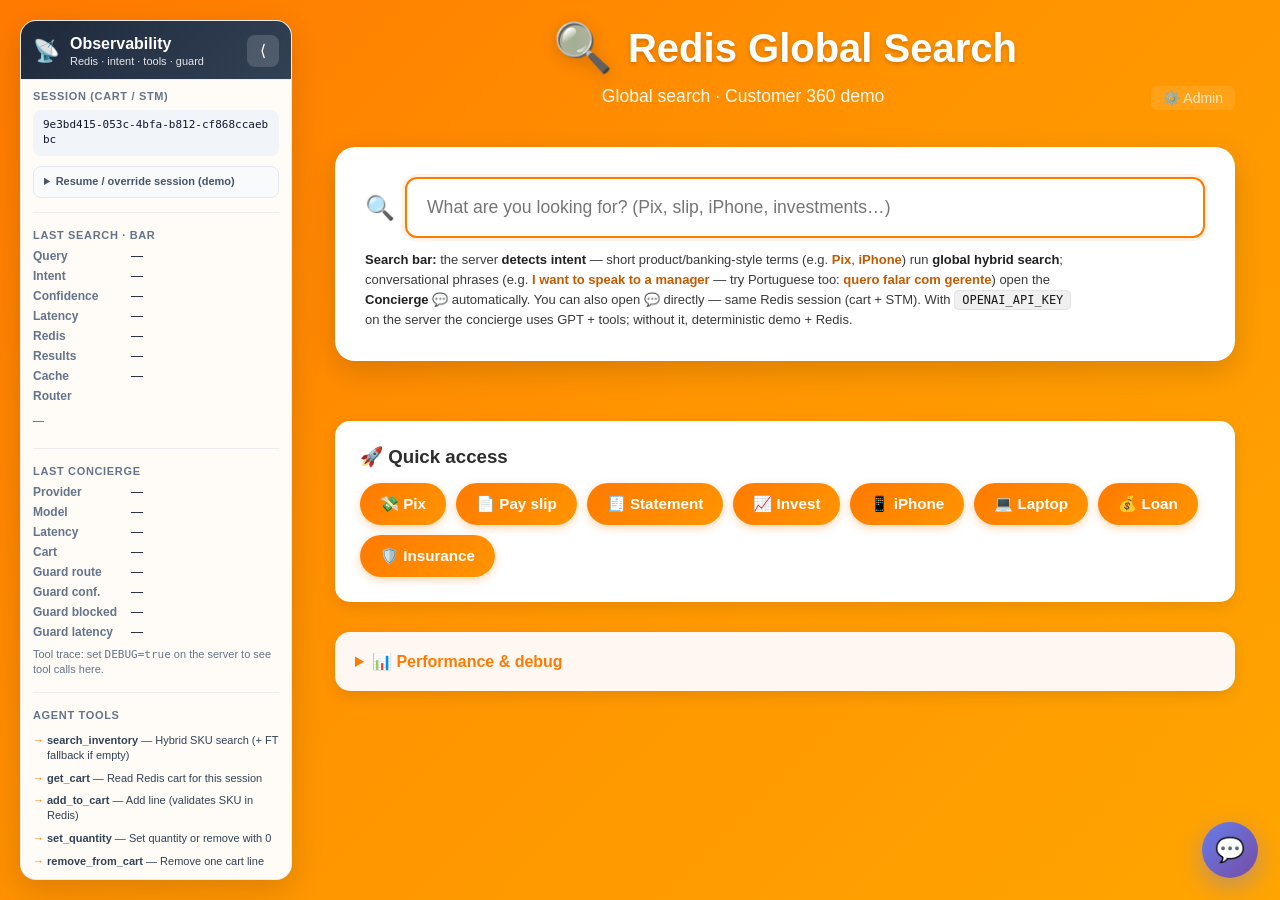
<file: static/index.html>
<!DOCTYPE html>
<html lang="en">
<head>
    <meta charset="UTF-8">
    <meta name="viewport" content="width=device-width, initial-scale=1.0">
    <title>Redis Global Search — Taskbar Demo</title>
    <link rel="stylesheet" href="/static/styles.css">
</head>
<body>
    <div class="page-with-sidebar">
    <aside class="demo-sidebar" id="demoSidebar" aria-label="Demo observability">
        <div class="demo-sidebar-header">
            <span class="demo-sidebar-icon">📡</span>
            <div>
                <strong>Observability</strong>
                <div class="demo-sidebar-sub">Redis · intent · tools · guard</div>
            </div>
            <button type="button" class="demo-sidebar-toggle" id="demoSidebarToggle" title="Collapse panel" aria-expanded="true">⟨</button>
        </div>
        <div class="demo-sidebar-body" id="demoSidebarBody">
            <section class="demo-sec">
                <h4 class="demo-sec-title">Session (cart / STM)</h4>
                <code class="demo-mono" id="demoSid">—</code>
                <details class="demo-session-advanced">
                    <summary class="demo-session-summary">Resume / override session (demo)</summary>
                    <p class="demo-sec-note" style="margin-top:6px;">Same ID → same Redis cart + STM. Use <strong>Sticky</strong> to survive a full page reload in this browser.</p>
                    <input type="text" id="demoSessionInput" class="demo-session-input" placeholder="Paste session UUID" maxlength="80" autocomplete="off" spellcheck="false" />
                    <div class="demo-session-actions">
                        <button type="button" class="demo-session-btn" id="demoSessionApply">Use session</button>
                        <button type="button" class="demo-session-btn" id="demoSessionNew">New UUID</button>
                        <button type="button" class="demo-session-btn demo-session-btn--ghost" id="demoSessionCopy">Copy</button>
                    </div>
                    <label class="demo-session-sticky"><input type="checkbox" id="demoSessionSticky" /> Sticky session (localStorage — survives reload)</label>
                </details>
            </section>
            <section class="demo-sec">
                <h4 class="demo-sec-title">Last search · bar</h4>
                <div class="demo-kv"><span>Query</span><span id="demoLastSearchQuery">—</span></div>
                <div class="demo-kv"><span>Intent</span><span id="demoLastSearchIntent">—</span></div>
                <div class="demo-kv"><span>Confidence</span><span id="demoLastSearchConf">—</span></div>
                <div class="demo-kv"><span>Latency</span><span id="demoLastSearchLat">—</span></div>
                <div class="demo-kv"><span>Redis</span><span id="demoLastSearchRedis">—</span></div>
                <div class="demo-kv"><span>Results</span><span id="demoLastSearchTotal">—</span></div>
                <div class="demo-kv"><span>Cache</span><span id="demoLastSearchCache">—</span></div>
                <div class="demo-kv demo-kv-full" id="demoLastSearchRouteRow" hidden><span>Router</span><span id="demoLastSearchRoute">—</span></div>
            </section>
            <section class="demo-sec">
                <h4 class="demo-sec-title">Last Concierge</h4>
                <div class="demo-kv"><span>Provider</span><span id="demoConcProv">—</span></div>
                <div class="demo-kv"><span>Model</span><span id="demoConcModel">—</span></div>
                <div class="demo-kv"><span>Latency</span><span id="demoConcLat">—</span></div>
                <div class="demo-kv"><span>Cart</span><span id="demoConcCart">—</span></div>
                <div class="demo-kv"><span>Guard route</span><span id="demoConcGuardRoute">—</span></div>
                <div class="demo-kv"><span>Guard conf.</span><span id="demoConcGuardConf">—</span></div>
                <div class="demo-kv"><span>Guard blocked</span><span id="demoConcGuardBlocked">—</span></div>
                <div class="demo-kv"><span>Guard latency</span><span id="demoConcGuardLat">—</span></div>
                <div class="demo-sec-note" id="demoConcTraceHint">Tool trace: set <code>DEBUG=true</code> on the server to see tool calls here.</div>
                <pre class="demo-pre" id="demoConcTrace" hidden></pre>
            </section>
            <section class="demo-sec">
                <h4 class="demo-sec-title">Agent tools</h4>
                <ul class="demo-tool-list" id="demoToolList"></ul>
            </section>
            <section class="demo-sec demo-sec-muted">
                <h4 class="demo-sec-title">Redis keys (demo)</h4>
                <ul class="demo-mini-list">
                    <li><code>demo:cart:&lt;session_id&gt;</code> — shopping cart</li>
                    <li><code>demo:stm:*</code> — LangChain STM (hydrate via <code>GET /api/concierge/history</code>)</li>
                    <li><code>cache:search:*</code> — hybrid search cache</li>
                    <li><code>demo:concierge:faq</code> — FAQ RAG</li>
                </ul>
            </section>
        </div>
    </aside>

    <div class="main-column">
    <div class="container">
        <!-- Header -->
        <header class="header">
            <div class="logo">
                <span class="logo-icon">🔍</span>
                <h1>Redis Global Search</h1>
            </div>
            <p class="subtitle">
                Global search · Customer 360 demo
                <a href="/admin" style="float: right; color: rgba(255,255,255,0.8); text-decoration: none; font-size: 14px; padding: 4px 12px; background: rgba(255,255,255,0.1); border-radius: 6px;">⚙️ Admin</a>
            </p>
        </header>

        <!-- Search Section -->
        <div class="search-section">
            <div class="search-container">
                <span class="search-icon">🔍</span>
                <input 
                    type="text" 
                    id="searchInput" 
                    class="search-input" 
                    placeholder="What are you looking for? (Pix, slip, iPhone, investments…)"
                    autocomplete="off"
                >
                
                <!-- Autocomplete Dropdown -->
                <div id="autocompleteDropdown" class="autocomplete-dropdown hidden"></div>
            </div>
            <p class="search-hint">
                <strong>Search bar:</strong> the server <strong>detects intent</strong> — short product/banking-style terms (e.g. <em>Pix</em>, <em>iPhone</em>) run <strong>global hybrid search</strong>; conversational phrases (e.g. <em>I want to speak to a manager</em> — try Portuguese too: <em>quero falar com gerente</em>) open the <strong>Concierge</strong> 💬 automatically.
                You can also open 💬 directly — same Redis session (cart + STM).
                With <code>OPENAI_API_KEY</code> on the server the concierge uses GPT + tools; without it, deterministic demo + Redis.
            </p>
            
            <!-- Loading indicator -->
            <div id="loadingIndicator" class="loading hidden">
                <div class="spinner"></div>
                <span>Searching…</span>
            </div>

            <!-- Search Info -->
            <div id="searchInfo" class="search-info hidden"></div>

            <!-- Debug Panel -->
            <div id="debugPanel" class="debug-panel hidden">
                <div class="debug-header" style="display: flex; justify-content: space-between; align-items: center;">
                    <strong>🔍 Routing debug</strong>
                    <button id="feedbackBtn" class="btn btn-warning" style="font-size: 11px; padding: 2px 8px; cursor: pointer; border-radius: 4px; border: none; background: #fbbf24; color: #000; font-weight: bold; margin-left: auto;">👎 Wrong route?</button>
                </div>
                <div class="debug-grid">
                    <div class="debug-item">
                        <span class="debug-label">Language:</span>
                        <span id="debugLanguage" class="debug-value badge">-</span>
                    </div>
                    <div class="debug-item">
                        <span class="debug-label">Intent:</span>
                        <span id="debugIntent" class="debug-value badge">-</span>
                    </div>
                    <div class="debug-item">
                        <span class="debug-label">Confidence:</span>
                        <span id="debugConfidence" class="debug-value">-</span>
                    </div>
                    <div class="debug-item">
                        <span class="debug-label">Server:</span>
                        <span id="debugLatency" class="debug-value">-</span>
                    </div>
                    <div class="debug-item">
                        <span class="debug-label">⚡ Redis:</span>
                        <span id="debugRedis" class="debug-value" style="color: #fbbf24;">-</span>
                    </div>
                    <div class="debug-item">
                        <span class="debug-label">Round-trip:</span>
                        <span id="debugClient" class="debug-value">-</span>
                    </div>
                    <div class="debug-item" id="debugGuardRow">
                        <span class="debug-label">Guard (chat):</span>
                        <span id="debugGuardRoute" class="debug-value badge">—</span>
                    </div>
                    <div class="debug-item" id="debugGuardConfRow">
                        <span class="debug-label">Guard conf.:</span>
                        <span id="debugGuardConf" class="debug-value">—</span>
                    </div>
                    <div class="debug-item" id="debugGuardBlockRow">
                        <span class="debug-label">Blocked:</span>
                        <span id="debugGuardBlocked" class="debug-value">—</span>
                    </div>
                </div>
            </div>
        </div>

        <!-- Results Section -->
        <div id="resultsContainer" class="results-container"></div>

        <!-- Quick Access Buttons -->
        <div class="quick-access">
            <h3>🚀 Quick access</h3>
            <div class="quick-buttons">
                <button class="quick-btn" data-query="pix">💸 Pix</button>
                <button class="quick-btn" data-query="pagar boleto">📄 Pay slip</button>
                <button class="quick-btn" data-query="fatura">🧾 Statement</button>
                <button class="quick-btn" data-query="investimentos">📈 Invest</button>
                <button class="quick-btn" data-query="iphone">📱 iPhone</button>
                <button class="quick-btn" data-query="notebook">💻 Laptop</button>
                <button class="quick-btn" data-query="emprestimo">💰 Loan</button>
                <button class="quick-btn" data-query="seguro">🛡️ Insurance</button>
            </div>
        </div>

        <!-- Performance Stats (Collapsible) -->
        <details class="stats-details">
            <summary>📊 Performance &amp; debug</summary>
            <div id="statsContent" class="stats-content">
                <div class="stat-item">
                    <span class="stat-label">Last query:</span>
                    <span id="lastQuery">-</span>
                </div>
                <div class="stat-item">
                    <span class="stat-label">Latency:</span>
                    <span id="latency">-</span>
                </div>
                <div class="stat-item">
                    <span class="stat-label">Detected intent:</span>
                    <span id="intent">-</span>
                </div>
                <div class="stat-item">
                    <span class="stat-label">Results:</span>
                    <span id="resultCount">-</span>
                </div>
            </div>
        </details>
    </div>
    </div>
    </div>

    <!-- Floating concierge -->
    <button type="button" id="conciergeFab" class="concierge-fab" aria-label="Open concierge" title="Concierge">💬</button>
    <div id="conciergePanel" class="concierge-panel hidden" role="dialog" aria-label="Concierge">
        <div class="concierge-panel-header">
            <div class="concierge-panel-title">
                <span class="concierge-panel-icon">💬</span>
                <div>
                    <strong>Concierge</strong>
                    <div id="conciergeMeta" class="concierge-meta">Redis · cart</div>
                </div>
            </div>
            <div class="concierge-panel-actions">
                <button type="button" id="conciergeMinimize" class="concierge-icon-btn" title="Minimize">─</button>
                <button type="button" id="conciergeClose" class="concierge-icon-btn" title="Close">✕</button>
            </div>
        </div>
        <div id="conciergeCart" class="concierge-cart"></div>
        <div id="conciergeMessages" class="concierge-messages"></div>
        <form id="conciergeForm" class="concierge-form">
            <input type="text" id="conciergeInput" class="concierge-input" placeholder="Ask something or request a product…" autocomplete="off" maxlength="4000" />
            <button type="submit" id="conciergeSend" class="concierge-send">Send</button>
        </form>
    </div>

    <script src="/static/app.js"></script>
</body>
</html>
</file>
<file: static/styles.css>
/**
 * Redis Global Search Taskbar - Styles
 * Brand colors: Orange (#FF7A00), Dark Gray (#2D2D2D), White (#FFFFFF)
 */

/* ============================================================================
   GLOBAL STYLES
   ============================================================================ */

* {
    margin: 0;
    padding: 0;
    box-sizing: border-box;
}

body {
    font-family: -apple-system, BlinkMacSystemFont, 'Segoe UI', Roboto, 'Helvetica Neue', Arial, sans-serif;
    background: linear-gradient(135deg, #FF7A00 0%, #FF9500 50%, #FFA500 100%);
    min-height: 100vh;
    padding: 20px;
    color: #2D2D2D;
}

/* ============================================================================
   DEMO SIDEBAR (observabilidade)
   ============================================================================ */

.page-with-sidebar {
    display: flex;
    gap: 18px;
    max-width: 1280px;
    margin: 0 auto;
    align-items: flex-start;
}

.main-column {
    flex: 1;
    min-width: 0;
}

.demo-sidebar {
    width: 272px;
    flex-shrink: 0;
    background: rgba(255, 255, 255, 0.97);
    border-radius: 16px;
    box-shadow: 0 10px 32px rgba(0, 0, 0, 0.14);
    border: 1px solid rgba(0, 0, 0, 0.06);
    position: sticky;
    top: 20px;
    max-height: calc(100vh - 40px);
    display: flex;
    flex-direction: column;
    overflow: hidden;
}

.demo-sidebar-header {
    display: flex;
    align-items: center;
    gap: 10px;
    padding: 14px 12px 12px;
    border-bottom: 1px solid #eee;
    background: linear-gradient(135deg, #1e293b 0%, #334155 100%);
    color: #fff;
}

.demo-sidebar-icon {
    font-size: 1.35rem;
}

.demo-sidebar-sub {
    font-size: 11px;
    opacity: 0.88;
    margin-top: 2px;
}

.demo-sidebar-toggle {
    margin-left: auto;
    width: 32px;
    height: 32px;
    border: none;
    border-radius: 8px;
    background: rgba(255, 255, 255, 0.15);
    color: #fff;
    cursor: pointer;
    font-size: 16px;
    line-height: 1;
}

.demo-sidebar-toggle:hover {
    background: rgba(255, 255, 255, 0.28);
}

.demo-sidebar-body {
    overflow-y: auto;
    padding: 10px 12px 14px;
    flex: 1;
}

.page-with-sidebar.sidebar-collapsed .demo-sidebar {
    width: 52px;
}

.page-with-sidebar.sidebar-collapsed .demo-sidebar-body,
.page-with-sidebar.sidebar-collapsed .demo-sidebar-sub {
    display: none;
}

.page-with-sidebar.sidebar-collapsed .demo-sidebar-header strong,
.page-with-sidebar.sidebar-collapsed .demo-sidebar-icon {
    display: none;
}

.page-with-sidebar.sidebar-collapsed .demo-sidebar-toggle {
    margin-left: 0;
}

.demo-sec {
    margin-bottom: 16px;
    padding-bottom: 14px;
    border-bottom: 1px solid #ececec;
}

.demo-sec:last-child {
    border-bottom: none;
    margin-bottom: 0;
    padding-bottom: 0;
}

.demo-sec-muted {
    opacity: 0.92;
}

.demo-sec-title {
    font-size: 11px;
    text-transform: uppercase;
    letter-spacing: 0.06em;
    color: #64748b;
    margin-bottom: 8px;
    font-weight: 700;
}

.demo-mono {
    display: block;
    font-size: 11px;
    word-break: break-all;
    background: #f1f5f9;
    padding: 8px 10px;
    border-radius: 8px;
    color: #0f172a;
    line-height: 1.35;
}

.demo-kv {
    display: grid;
    grid-template-columns: 88px 1fr;
    gap: 6px 10px;
    font-size: 12px;
    margin-bottom: 6px;
    align-items: baseline;
}

.demo-kv span:first-child {
    color: #64748b;
    font-weight: 600;
}

.demo-kv span:last-child {
    color: #0f172a;
    word-break: break-word;
}

.demo-kv-full {
    grid-template-columns: 1fr;
}

.demo-kv-full span:last-child {
    margin-top: 4px;
    font-size: 11px;
    line-height: 1.4;
    color: #92400e;
}

.demo-sec-note {
    font-size: 11px;
    color: #64748b;
    margin-top: 8px;
    line-height: 1.4;
}

.demo-session-advanced {
    margin-top: 10px;
    border-radius: 8px;
    background: #f8fafc;
    padding: 8px 10px 10px;
    border: 1px solid #e2e8f0;
}

.demo-session-summary {
    font-size: 11px;
    font-weight: 600;
    color: #475569;
    cursor: pointer;
    user-select: none;
}

.demo-session-input {
    width: 100%;
    box-sizing: border-box;
    margin-top: 8px;
    padding: 6px 8px;
    font-size: 11px;
    font-family: ui-monospace, SFMono-Regular, Menlo, monospace;
    border: 1px solid #cbd5e1;
    border-radius: 6px;
    background: #fff;
    color: #0f172a;
}

.demo-session-actions {
    display: flex;
    flex-wrap: wrap;
    gap: 6px;
    margin-top: 8px;
}

.demo-session-btn {
    font-size: 11px;
    padding: 5px 10px;
    border-radius: 6px;
    border: 1px solid #94a3b8;
    background: #fff;
    color: #0f172a;
    cursor: pointer;
    font-weight: 600;
}

.demo-session-btn:hover {
    background: #f1f5f9;
}

.demo-session-btn--ghost {
    font-weight: 500;
    border-color: #cbd5e1;
    color: #475569;
}

.demo-session-sticky {
    display: flex;
    align-items: center;
    gap: 8px;
    margin-top: 10px;
    font-size: 11px;
    color: #475569;
    cursor: pointer;
    user-select: none;
}

.demo-session-sticky input {
    margin: 0;
}

.demo-pre {
    margin-top: 8px;
    padding: 8px;
    background: #0f172a;
    color: #e2e8f0;
    border-radius: 8px;
    font-size: 10px;
    line-height: 1.35;
    max-height: 180px;
    overflow: auto;
    white-space: pre-wrap;
    word-break: break-word;
}

.demo-tool-list {
    list-style: none;
    font-size: 11px;
    margin: 0;
    padding: 0;
}

.demo-tool-list li {
    padding: 4px 0 4px 14px;
    position: relative;
    color: #334155;
    line-height: 1.35;
}

.demo-tool-list li::before {
    content: "→";
    position: absolute;
    left: 0;
    color: #FF7A00;
    font-weight: 700;
}

.demo-mini-list {
    margin: 0;
    padding-left: 14px;
    font-size: 11px;
    color: #475569;
    line-height: 1.45;
}

.demo-mini-list code {
    font-size: 10px;
    background: #f1f5f9;
    padding: 1px 4px;
    border-radius: 4px;
}

.container {
    max-width: 900px;
    margin: 0 auto;
}

@media (max-width: 960px) {
    .page-with-sidebar {
        flex-direction: column;
    }

    .demo-sidebar {
        position: relative;
        top: 0;
        width: 100%;
        max-height: min(320px, 42vh);
    }

    .page-with-sidebar.sidebar-collapsed .demo-sidebar {
        width: 100%;
        max-height: 52px;
    }
}

/* ============================================================================
   HEADER
   ============================================================================ */

.header {
    text-align: center;
    margin-bottom: 40px;
    color: white;
}

.logo {
    display: flex;
    align-items: center;
    justify-content: center;
    gap: 15px;
    margin-bottom: 10px;
}

.logo-icon {
    font-size: 3rem;
    filter: drop-shadow(0 4px 8px rgba(0,0,0,0.2));
}

.header h1 {
    font-size: 2.5rem;
    font-weight: 700;
    text-shadow: 0 2px 4px rgba(0,0,0,0.2);
}

.subtitle {
    font-size: 1.1rem;
    opacity: 0.95;
    font-weight: 500;
}

/* ============================================================================
   SEARCH SECTION
   ============================================================================ */

.search-section {
    background: white;
    padding: 30px;
    border-radius: 20px;
    box-shadow: 0 10px 30px rgba(0,0,0,0.15);
    margin-bottom: 30px;
}

.search-container {
    position: relative;
    display: flex;
    align-items: center;
    gap: 10px;
}

.search-icon {
    font-size: 1.5rem;
    color: #FF7A00;
}

.search-input {
    flex: 1;
    padding: 18px 20px;
    font-size: 1.1rem;
    border: 2px solid #e0e0e0;
    border-radius: 12px;
    outline: none;
    transition: all 0.3s;
}

.search-input:focus {
    border-color: #FF7A00;
    box-shadow: 0 0 0 3px rgba(255, 122, 0, 0.1);
}

.search-hint {
    margin-top: 12px;
    font-size: 13px;
    line-height: 1.55;
    max-width: 720px;
    color: #3a3a3a;
}

.search-hint strong {
    color: #222;
    font-weight: 600;
}

.search-hint em {
    color: #c45a00;
    font-style: normal;
    font-weight: 600;
}

.search-hint code {
    background: #f0f0f0;
    padding: 2px 7px;
    border-radius: 5px;
    font-size: 12px;
    color: #1a1a1a;
    border: 1px solid #e4e4e4;
}

/* ============================================================================
   AUTOCOMPLETE DROPDOWN
   ============================================================================ */

.autocomplete-dropdown {
    position: absolute;
    top: calc(100% + 10px);
    left: 50px;
    right: 0;
    background: white;
    border: 2px solid #FF7A00;
    border-radius: 12px;
    box-shadow: 0 8px 24px rgba(0,0,0,0.15);
    max-height: 400px;
    overflow-y: auto;
    z-index: 1000;
    /* Instant appearance - no animation delay */
    animation: slideDown 0.12s ease-out;
}

@keyframes slideDown {
    from {
        opacity: 0;
        transform: translateY(-5px);
    }
    to {
        opacity: 1;
        transform: translateY(0);
    }
}

.autocomplete-item {
    padding: 15px 20px;
    cursor: pointer;
    border-bottom: 1px solid #f0f0f0;
    transition: all 0.2s;
    display: flex;
    align-items: center;
    gap: 12px;
}

.autocomplete-item:last-child {
    border-bottom: none;
}

.autocomplete-item:hover,
.autocomplete-item.selected {
    background: linear-gradient(90deg, rgba(255, 122, 0, 0.1) 0%, rgba(255, 149, 0, 0.05) 100%);
}

.autocomplete-icon {
    font-size: 1.5rem;
    flex-shrink: 0;
}

.autocomplete-content {
    flex: 1;
}

.autocomplete-title {
    font-weight: 600;
    color: #2D2D2D;
    margin-bottom: 3px;
}

.autocomplete-subtitle {
    font-size: 0.85rem;
    color: #666;
}

.autocomplete-type {
    padding: 3px 8px;
    border-radius: 6px;
    font-size: 0.75rem;
    font-weight: 600;
    text-transform: uppercase;
}

.type-route {
    background: #FF7A00;
    color: white;
}

.type-sku {
    background: #4CAF50;
    color: white;
}

.type-product {
    background: #2196F3;
    color: white;
}

/* ============================================================================
   LOADING
   ============================================================================ */

.loading {
    display: flex;
    align-items: center;
    justify-content: center;
    gap: 10px;
    margin-top: 20px;
    color: #FF7A00;
    font-weight: 600;
}

.spinner {
    width: 20px;
    height: 20px;
    border: 3px solid rgba(255, 122, 0, 0.2);
    border-top-color: #FF7A00;
    border-radius: 50%;
    animation: spin 0.8s linear infinite;
}

@keyframes spin {
    to { transform: rotate(360deg); }
}

.hidden {
    display: none !important;
}

/* ============================================================================
   SEARCH INFO
   ============================================================================ */

.search-info {
    margin-top: 20px;
    padding: 15px;
    background: #f8f8f8;
    border-radius: 10px;
    border-left: 4px solid #FF7A00;
}

.search-info p {
    margin: 5px 0;
}

.intent-badge {
    display: inline-block;
    padding: 4px 10px;
    border-radius: 6px;
    font-size: 0.85rem;
    font-weight: 600;
    margin-left: 8px;
}

.intent-route {
    background: #FF7A00;
    color: white;
}

.intent-sku {
    background: #4CAF50;
    color: white;
}

.intent-mixed {
    background: #9C27B0;
    color: white;
}

.intent-product {
    background: #2196F3;
    color: white;
}

/* Strategy badges */
.strategy-badge {
    display: inline-block;
    padding: 4px 10px;
    border-radius: 6px;
    font-size: 0.8rem;
    font-weight: 600;
    margin-left: 6px;
}

.strategy-semantic {
    background: #E3F2FD;
    color: #1976D2;
    border: 1px solid #90CAF9;
}

.strategy-keyword_fallback {
    background: #FFF3E0;
    color: #F57C00;
    border: 1px solid #FFB74D;
}

/* Confidence badges */
.confidence-badge {
    display: inline-block;
    padding: 4px 10px;
    border-radius: 6px;
    font-size: 0.8rem;
    font-weight: 600;
    margin-left: 6px;
}

.confidence-high {
    background: #E8F5E9;
    color: #2E7D32;
    border: 1px solid #81C784;
}

.confidence-medium {
    background: #FFF9C4;
    color: #F57F17;
    border: 1px solid #FFF176;
}

.confidence-low {
    background: #FFEBEE;
    color: #C62828;
    border: 1px solid #EF9A9A;
}

/* ============================================================================
   RESULTS
   ============================================================================ */

.results-container {
    display: grid;
    grid-template-columns: repeat(auto-fill, minmax(280px, 1fr));
    gap: 20px;
    margin-bottom: 30px;
}

.result-card {
    background: white;
    border-radius: 15px;
    padding: 20px;
    box-shadow: 0 4px 12px rgba(0,0,0,0.1);
    transition: all 0.3s;
    cursor: pointer;
    border: 2px solid transparent;
}

.result-card:hover {
    transform: translateY(-5px);
    box-shadow: 0 8px 24px rgba(0,0,0,0.15);
    border-color: #FF7A00;
}

.result-header {
    display: flex;
    align-items: flex-start;
    gap: 12px;
    margin-bottom: 12px;
}

.result-icon {
    font-size: 2rem;
    flex-shrink: 0;
}

.result-content {
    flex: 1;
}

.result-title {
    font-size: 1.1rem;
    font-weight: 700;
    color: #2D2D2D;
    margin-bottom: 4px;
}

.result-subtitle {
    font-size: 0.9rem;
    color: #666;
}

.result-footer {
    display: flex;
    justify-content: space-between;
    align-items: center;
    margin-top: 12px;
    padding-top: 12px;
    border-top: 1px solid #f0f0f0;
}

.result-category {
    font-size: 0.8rem;
    color: #999;
    text-transform: capitalize;
}

.result-price {
    font-size: 1.1rem;
    font-weight: 700;
    color: #FF7A00;
}

/* ============================================================================
   QUICK ACCESS
   ============================================================================ */

.quick-access {
    background: white;
    padding: 25px;
    border-radius: 15px;
    box-shadow: 0 5px 15px rgba(0,0,0,0.1);
    margin-bottom: 30px;
}

.quick-access h3 {
    margin-bottom: 15px;
    color: #2D2D2D;
}

.quick-buttons {
    display: flex;
    flex-wrap: wrap;
    gap: 10px;
}

.quick-btn {
    padding: 12px 20px;
    background: linear-gradient(135deg, #FF7A00 0%, #FF9500 100%);
    color: white;
    border: none;
    border-radius: 25px;
    cursor: pointer;
    font-size: 0.95rem;
    font-weight: 600;
    transition: all 0.3s;
    box-shadow: 0 3px 8px rgba(255, 122, 0, 0.3);
}

.quick-btn:hover {
    transform: translateY(-2px);
    box-shadow: 0 5px 15px rgba(255, 122, 0, 0.4);
}

.quick-btn:active {
    transform: translateY(0);
}

/* ============================================================================
   STATS (Collapsible)
   ============================================================================ */

.stats-details {
    background: white;
    border-radius: 15px;
    box-shadow: 0 5px 15px rgba(0,0,0,0.1);
    overflow: hidden;
}

.stats-details summary {
    padding: 20px;
    cursor: pointer;
    font-weight: 600;
    color: #FF7A00;
    background: rgba(255, 122, 0, 0.05);
    transition: all 0.2s;
    user-select: none;
}

.stats-details summary:hover {
    background: rgba(255, 122, 0, 0.1);
}

.stats-content {
    padding: 20px;
    display: grid;
    grid-template-columns: repeat(auto-fit, minmax(200px, 1fr));
    gap: 15px;
}

.stat-item {
    display: flex;
    flex-direction: column;
    gap: 5px;
}

.stat-label {
    font-size: 0.85rem;
    color: #666;
    font-weight: 600;
}

.stat-item span:last-child {
    font-size: 1.1rem;
    color: #2D2D2D;
    font-weight: 700;
}

/* ============================================================================
   MATCH TYPE BADGES (3-Phase Search)
   ============================================================================ */

.match-type-badge {
    display: inline-block;
    font-size: 0.75rem;
    padding: 2px 6px;
    border-radius: 4px;
    margin-left: 8px;
    font-weight: 600;
    vertical-align: middle;
}

.match-type-text {
    background: #4CAF50;
    color: white;
}

.match-type-vector {
    background: #9C27B0;
    color: white;
}

.strategy-badge {
    display: inline-block;
    padding: 4px 10px;
    border-radius: 6px;
    font-size: 0.85rem;
    font-weight: 600;
    margin-right: 8px;
    background: #f0f0f0;
    color: #2D2D2D;
}

.strategy-badge.strategy-exact {
    background: #4CAF50;
    color: white;
}

.strategy-badge.strategy-vector {
    background: #9C27B0;
    color: white;
}

/* ============================================================================
   RESPONSIVE
   ============================================================================ */

@media (max-width: 768px) {
    .header h1 {
        font-size: 2rem;
    }

    .results-container {
        grid-template-columns: 1fr;
    }

    .quick-buttons {
        justify-content: center;
    }

    .stats-content {
        grid-template-columns: 1fr;
    }
}



/* ============================================================================
   DEBUG PANEL
   ============================================================================ */

.debug-panel {
    background: linear-gradient(135deg, #667eea 0%, #764ba2 100%);
    border-radius: 12px;
    padding: 20px;
    margin: 20px 0;
    color: white;
    box-shadow: 0 4px 15px rgba(102, 126, 234, 0.3);
}

.debug-header {
    font-size: 16px;
    margin-bottom: 15px;
    padding-bottom: 10px;
    border-bottom: 1px solid rgba(255, 255, 255, 0.2);
}

.debug-grid {
    display: grid;
    grid-template-columns: repeat(auto-fit, minmax(200px, 1fr));
    gap: 15px;
}

.debug-item {
    display: flex;
    flex-direction: column;
    gap: 5px;
}

.debug-label {
    font-size: 12px;
    opacity: 0.8;
    text-transform: uppercase;
    letter-spacing: 0.5px;
}

.debug-value {
    font-size: 18px;
    font-weight: 600;
}

.debug-value.badge {
    display: inline-block;
    padding: 4px 12px;
    background: rgba(255, 255, 255, 0.2);
    border-radius: 20px;
    font-size: 14px;
    width: fit-content;
}

/* ============================================================================
   FLOATING CONCIERGE
   ============================================================================ */

.concierge-fab {
    position: fixed;
    right: 22px;
    bottom: 22px;
    width: 56px;
    height: 56px;
    border-radius: 50%;
    border: none;
    background: linear-gradient(135deg, #667eea 0%, #764ba2 100%);
    color: #fff;
    font-size: 1.5rem;
    cursor: pointer;
    box-shadow: 0 8px 24px rgba(102, 126, 234, 0.45);
    z-index: 10001;
    transition: transform 0.15s ease, box-shadow 0.15s ease;
}

.concierge-fab:hover {
    transform: scale(1.05);
    box-shadow: 0 10px 28px rgba(102, 126, 234, 0.55);
}

.concierge-fab.hidden {
    display: none;
}

.concierge-panel {
    position: fixed;
    right: 22px;
    bottom: 92px;
    width: min(400px, calc(100vw - 32px));
    max-height: min(640px, calc(100vh - 120px));
    background: #fff;
    border-radius: 16px;
    box-shadow: 0 16px 48px rgba(0, 0, 0, 0.22);
    z-index: 10000;
    display: flex;
    flex-direction: column;
    overflow: hidden;
    border: 1px solid rgba(0, 0, 0, 0.06);
}

.concierge-panel.hidden {
    display: none;
}

.concierge-panel--minimized {
    max-height: none;
}

.concierge-panel--minimized .concierge-cart,
.concierge-panel--minimized .concierge-messages,
.concierge-panel--minimized .concierge-form {
    display: none;
}

.concierge-panel-header {
    display: flex;
    align-items: center;
    justify-content: space-between;
    gap: 10px;
    padding: 12px 14px;
    background: linear-gradient(135deg, #667eea 0%, #764ba2 100%);
    color: #fff;
    flex-shrink: 0;
}

.concierge-panel-title {
    display: flex;
    align-items: center;
    gap: 10px;
    min-width: 0;
}

.concierge-panel-icon {
    font-size: 1.35rem;
}

.concierge-meta {
    font-size: 11px;
    opacity: 0.9;
    margin-top: 2px;
    white-space: nowrap;
    overflow: hidden;
    text-overflow: ellipsis;
    max-width: 200px;
}

.concierge-panel-actions {
    display: flex;
    gap: 4px;
    flex-shrink: 0;
}

.concierge-icon-btn {
    width: 32px;
    height: 32px;
    border: none;
    border-radius: 8px;
    background: rgba(255, 255, 255, 0.2);
    color: #fff;
    cursor: pointer;
    font-size: 14px;
    line-height: 1;
}

.concierge-icon-btn:hover {
    background: rgba(255, 255, 255, 0.32);
}

.concierge-cart {
    flex-shrink: 0;
    max-height: 120px;
    overflow-y: auto;
    padding: 10px 12px;
    font-size: 12px;
    background: #f8f8f8;
    border-bottom: 1px solid #eee;
}

.concierge-cart:empty {
    display: none;
}

.concierge-cart table {
    width: 100%;
    border-collapse: collapse;
}

.concierge-cart th,
.concierge-cart td {
    padding: 4px 6px;
    text-align: left;
    border-bottom: 1px solid #e8e8e8;
}

.concierge-cart td.num {
    text-align: right;
}

.concierge-cart .cart-subtotal {
    margin-top: 6px;
    font-weight: 600;
}

.concierge-messages {
    flex: 1;
    min-height: 200px;
    max-height: 360px;
    overflow-y: auto;
    padding: 12px;
    display: flex;
    flex-direction: column;
    gap: 10px;
    background: #fafafa;
}

.concierge-msg {
    max-width: 92%;
    padding: 10px 12px;
    border-radius: 12px;
    font-size: 14px;
    line-height: 1.45;
    word-break: break-word;
}

.concierge-msg--user {
    align-self: flex-end;
    background: #FF7A00;
    color: #fff;
    border-bottom-right-radius: 4px;
}

.concierge-msg--assistant {
    align-self: flex-start;
    background: #fff;
    border: 1px solid #e6e6e6;
    border-bottom-left-radius: 4px;
}

.concierge-msg--assistant ul {
    margin: 8px 0 0 1.1em;
    padding: 0;
}

.concierge-msg--assistant li {
    margin: 4px 0;
}

.concierge-msg--assistant strong {
    font-weight: 700;
    color: #1a1a1a;
}

.concierge-msg--typing {
    align-self: flex-start;
    background: #eef2ff;
    border: 1px solid #c7d2fe;
    color: #4338ca;
    font-size: 13px;
}

.concierge-dots span {
    animation: conciergeDot 1s ease-in-out infinite;
}

.concierge-dots span:nth-child(2) {
    animation-delay: 0.15s;
}

.concierge-dots span:nth-child(3) {
    animation-delay: 0.3s;
}

@keyframes conciergeDot {
    0%, 60%, 100% { opacity: 0.25; }
    30% { opacity: 1; }
}

.routing-hint {
    margin-top: 10px;
    padding: 10px 12px;
    background: #fffbeb;
    border: 1px solid #fcd34d;
    border-radius: 8px;
    font-size: 13px;
    color: #78350f;
    line-height: 1.45;
}

.routing-low-badge {
    display: inline-block;
    margin-left: 6px;
    padding: 2px 8px;
    font-size: 11px;
    font-weight: 600;
    border-radius: 6px;
    background: #fef3c7;
    color: #92400e;
    vertical-align: middle;
}

.concierge-msg--system {
    align-self: center;
    max-width: 100%;
    background: #eef2ff;
    color: #4338ca;
    font-size: 12px;
    text-align: center;
}

.concierge-form {
    display: flex;
    gap: 8px;
    padding: 10px 12px 12px;
    border-top: 1px solid #eee;
    background: #fff;
    flex-shrink: 0;
}

.concierge-input {
    flex: 1;
    padding: 10px 12px;
    border: 2px solid #e0e0e0;
    border-radius: 10px;
    font-size: 14px;
    outline: none;
}

.concierge-input:focus {
    border-color: #667eea;
}

.concierge-send {
    padding: 10px 14px;
    border: none;
    border-radius: 10px;
    background: linear-gradient(135deg, #667eea 0%, #764ba2 100%);
    color: #fff;
    font-weight: 600;
    cursor: pointer;
    font-size: 14px;
}

.concierge-send:disabled {
    opacity: 0.55;
    cursor: not-allowed;
}

.concierge-nudge {
    grid-column: 1 / -1;
    padding: 16px 18px;
    background: #eef2ff;
    border: 1px solid #c7d2fe;
    border-radius: 12px;
    color: #3730a3;
    font-size: 14px;
    margin-bottom: 12px;
}

@media (max-width: 768px) {
    .concierge-panel {
        right: 12px;
        left: 12px;
        width: auto;
        bottom: 82px;
    }

    .concierge-fab {
        right: 12px;
        bottom: 12px;
    }
}
</file>
